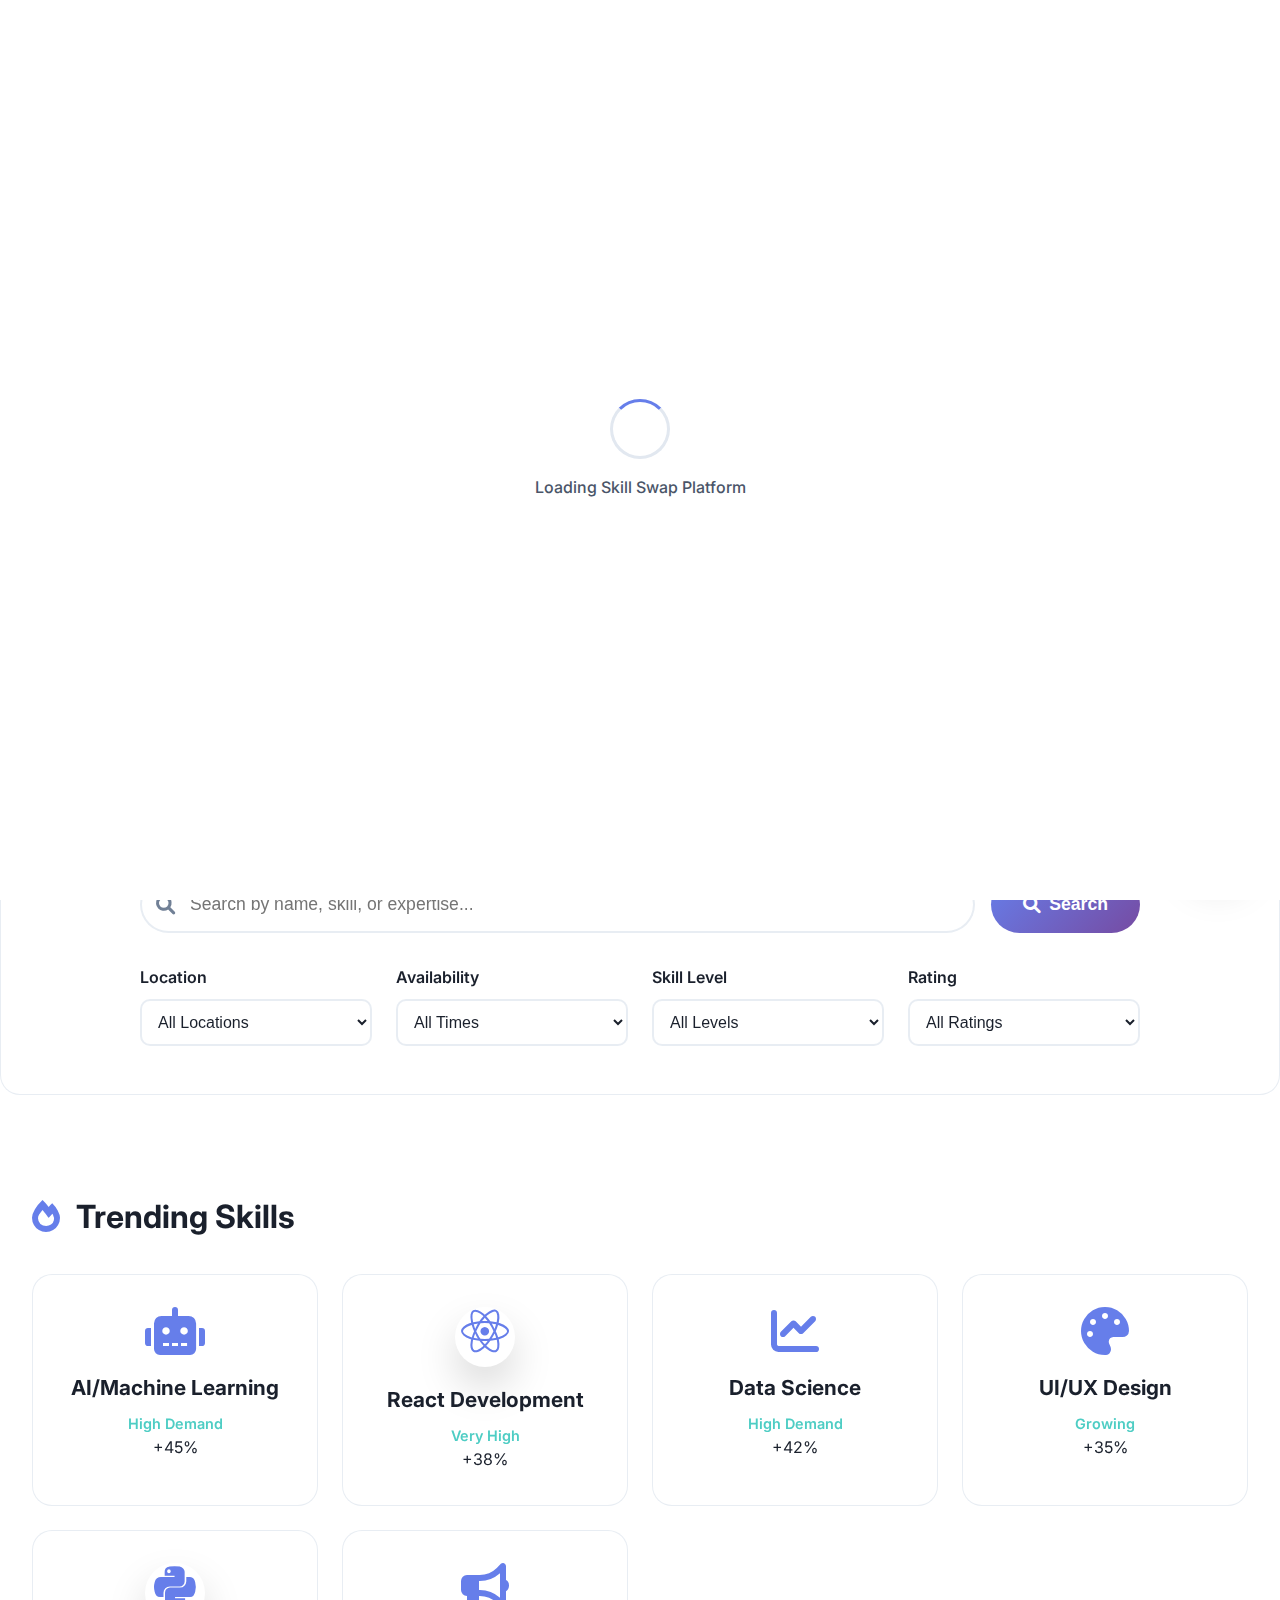
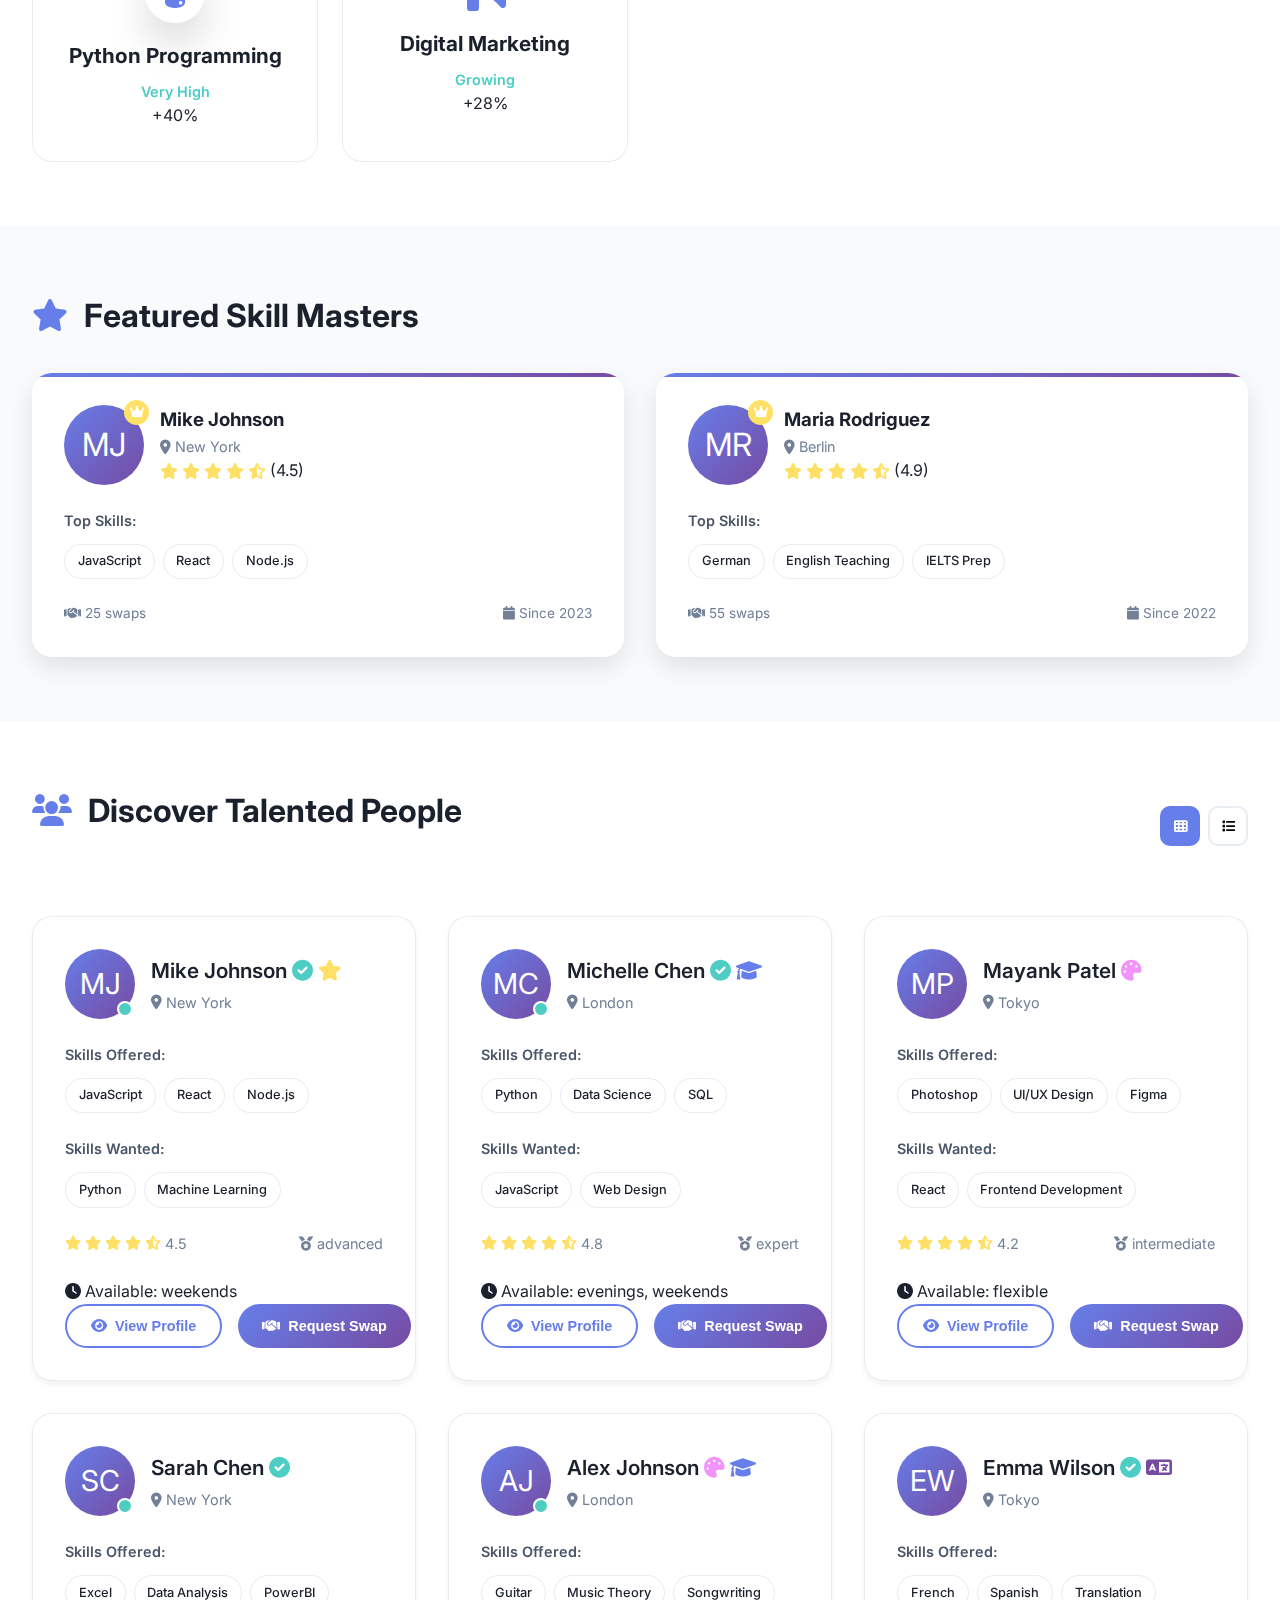
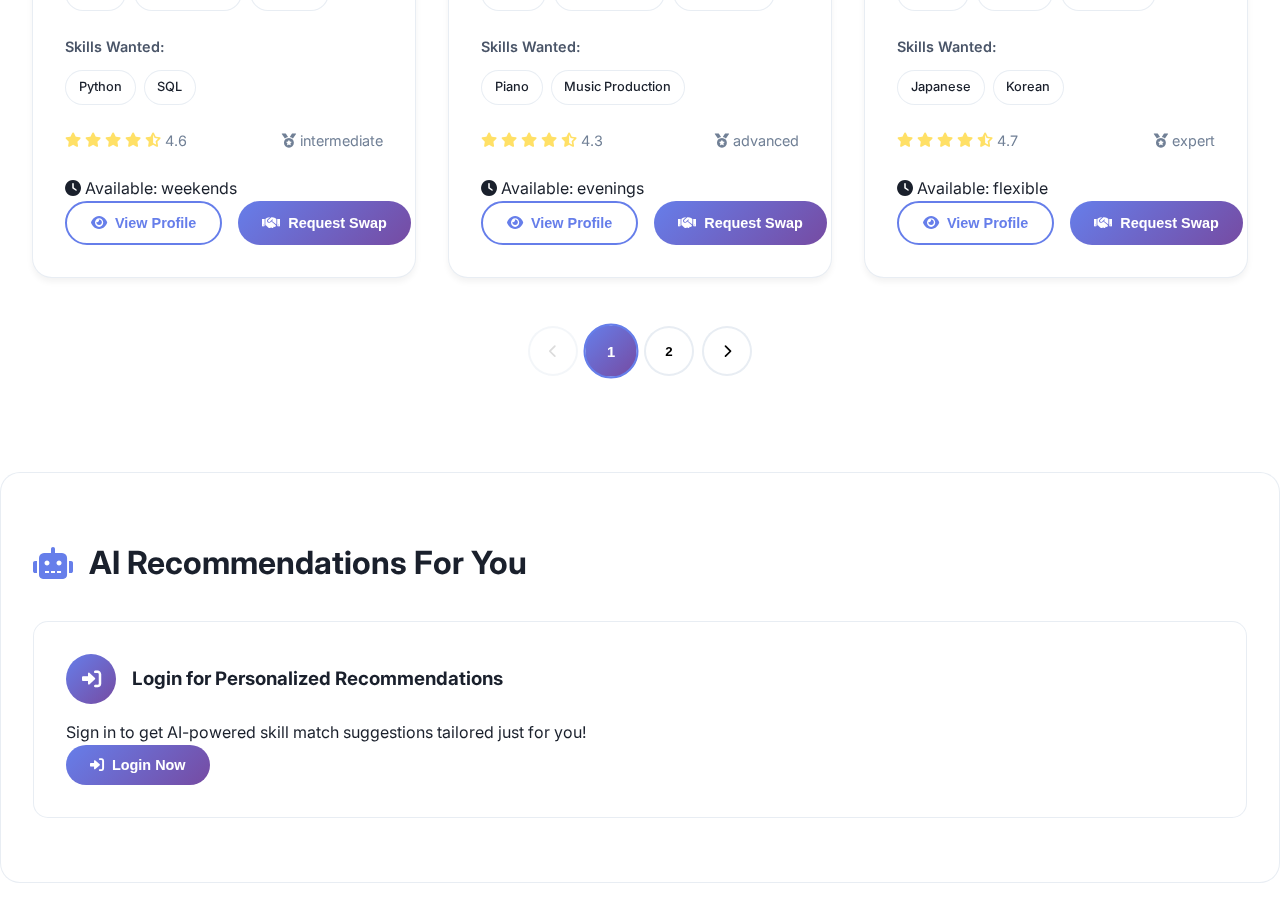
<file: odoo2/index.html>
<!DOCTYPE html>
<html lang="en">
<head>
    <meta charset="UTF-8">
    <meta name="viewport" content="width=device-width, initial-scale=1.0">
    <title>Skill Swap Platform</title>
    <link rel="stylesheet" href="styles.css">
    <link href="https://cdnjs.cloudflare.com/ajax/libs/font-awesome/6.0.0/css/all.min.css" rel="stylesheet">
    <link href="https://fonts.googleapis.com/css2?family=Inter:wght@300;400;500;600;700&display=swap" rel="stylesheet">
</head>
<body>
    <!-- Particle Background -->
    <div class="particles-container" id="particles-container"></div>
    
    <!-- Loading Screen -->
    <div class="loading-screen" id="loading-screen">
        <div class="loading-animation">
            <div class="loading-circle"></div>
            <div class="loading-text">Loading Skill Swap Platform</div>
        </div>
    </div>

    <header class="header glass-effect">
        <div class="container">
            <h1 class="logo gradient-text">
                <i class="fas fa-exchange-alt"></i>
                Skill Swap Platform
            </h1>
            <nav class="nav">
                <a href="index.html" class="nav-link active">
                    <i class="fas fa-home"></i>
                    <span>Home</span>
                </a>
                <a href="profile.html" class="nav-link">
                    <i class="fas fa-user"></i>
                    <span>Profile</span>
                </a>
                <a href="requests.html" class="nav-link">
                    <i class="fas fa-handshake"></i>
                    <span>Requests</span>
                </a>
                <a href="login.html" class="nav-link" id="auth-link">
                    <i class="fas fa-sign-in-alt"></i>
                    <span>Login</span>
                </a>
            </nav>
            <div class="header-controls">
                <button class="theme-toggle" id="theme-toggle" title="Toggle Dark Mode">
                    <i class="fas fa-moon"></i>
                </button>
                <button class="mobile-menu-btn" id="mobile-menu-btn">
                    <i class="fas fa-bars"></i>
                </button>
            </div>
        </div>
    </header>

    <main class="main">
        <!-- Hero Section -->
        <section class="hero-section">
            <div class="container">
                <div class="hero-content">
                    <h1 class="hero-title">
                        Exchange Skills,
                        <span class="gradient-text">Build Connections</span>
                    </h1>
                    <p class="hero-subtitle">
                        Connect with talented individuals worldwide. Share your expertise and learn new skills through our innovative skill-swapping platform.
                    </p>
                    <div class="hero-stats">
                        <div class="stat-item">
                            <div class="stat-number" data-count="10000">0</div>
                            <div class="stat-label">Active Users</div>
                        </div>
                        <div class="stat-item">
                            <div class="stat-number" data-count="500">0</div>
                            <div class="stat-label">Skills Available</div>
                        </div>
                        <div class="stat-item">
                            <div class="stat-number" data-count="25000">0</div>
                            <div class="stat-label">Successful Swaps</div>
                        </div>
                    </div>
                </div>
                <div class="hero-visual">
                    <div class="floating-cards">
                        <div class="skill-card floating" style="--delay: 0s">
                            <i class="fab fa-js-square"></i>
                            <span>JavaScript</span>
                        </div>
                        <div class="skill-card floating" style="--delay: 0.5s">
                            <i class="fab fa-python"></i>
                            <span>Python</span>
                        </div>
                        <div class="skill-card floating" style="--delay: 1s">
                            <i class="fas fa-paint-brush"></i>
                            <span>Design</span>
                        </div>
                        <div class="skill-card floating" style="--delay: 1.5s">
                            <i class="fas fa-guitar"></i>
                            <span>Music</span>
                        </div>
                    </div>
                </div>
            </div>
        </section>

        <!-- Advanced Search Section -->
        <section class="search-section glass-effect">
            <div class="container">
                <div class="search-header">
                    <h2>Find Your Perfect Skill Match</h2>
                    <p>Use our AI-powered search to discover the best learning opportunities</p>
                </div>
                
                <div class="advanced-search">
                    <div class="search-bar-container">
                        <div class="search-bar">
                            <i class="fas fa-search search-icon"></i>
                            <input type="text" placeholder="Search by name, skill, or expertise..." id="search-input" autocomplete="off">
                            <div class="search-suggestions" id="search-suggestions"></div>
                        </div>
                        <button class="search-btn gradient-bg" id="search-btn">
                            <i class="fas fa-search"></i>
                            <span>Search</span>
                        </button>
                    </div>
                    
                    <div class="filters-container">
                        <div class="filter-group">
                            <label>Location</label>
                            <select id="location-filter" class="filter-select">
                                <option value="">All Locations</option>
                                <option value="new-york">New York</option>
                                <option value="london">London</option>
                                <option value="tokyo">Tokyo</option>
                                <option value="paris">Paris</option>
                                <option value="berlin">Berlin</option>
                            </select>
                        </div>
                        
                        <div class="filter-group">
                            <label>Availability</label>
                            <select id="availability-filter" class="filter-select">
                                <option value="">All Times</option>
                                <option value="weekends">Weekends</option>
                                <option value="evenings">Evenings</option>
                                <option value="flexible">Flexible</option>
                            </select>
                        </div>
                        
                        <div class="filter-group">
                            <label>Skill Level</label>
                            <select id="level-filter" class="filter-select">
                                <option value="">All Levels</option>
                                <option value="beginner">Beginner</option>
                                <option value="intermediate">Intermediate</option>
                                <option value="advanced">Advanced</option>
                                <option value="expert">Expert</option>
                            </select>
                        </div>
                        
                        <div class="filter-group">
                            <label>Rating</label>
                            <select id="rating-filter" class="filter-select">
                                <option value="">All Ratings</option>
                                <option value="5">5 Stars</option>
                                <option value="4">4+ Stars</option>
                                <option value="3">3+ Stars</option>
                            </select>
                        </div>
                    </div>
                </div>
            </div>
        </section>

        <!-- Trending Skills Section -->
        <section class="trending-section">
            <div class="container">
                <h2 class="section-title">
                    <i class="fas fa-fire"></i>
                    Trending Skills
                </h2>
                <div class="trending-skills" id="trending-skills">
                    <!-- Will be populated by JavaScript -->
                </div>
            </div>
        </section>

        <!-- Featured Users Section -->
        <section class="featured-section">
            <div class="container">
                <h2 class="section-title">
                    <i class="fas fa-star"></i>
                    Featured Skill Masters
                </h2>
                <div class="featured-users" id="featured-users">
                    <!-- Will be populated by JavaScript -->
                </div>
            </div>
        </section>

        <!-- Users Grid -->
        <section class="users-section">
            <div class="container">
                <div class="section-header">
                    <h2 class="section-title">
                        <i class="fas fa-users"></i>
                        Discover Talented People
                    </h2>
                    <div class="view-controls">
                        <button class="view-btn active" data-view="grid">
                            <i class="fas fa-th"></i>
                        </button>
                        <button class="view-btn" data-view="list">
                            <i class="fas fa-list"></i>
                        </button>
                    </div>
                </div>
                
                <div class="users-grid" id="users-grid">
                    <!-- Users will be populated by JavaScript -->
                </div>

                <div class="pagination" id="pagination">
                    <button class="page-btn" data-page="prev">
                        <i class="fas fa-chevron-left"></i>
                    </button>
                    <button class="page-btn active" data-page="1">1</button>
                    <button class="page-btn" data-page="2">2</button>
                    <button class="page-btn" data-page="3">3</button>
                    <button class="page-btn" data-page="4">4</button>
                    <button class="page-btn" data-page="5">5</button>
                    <button class="page-btn" data-page="6">6</button>
                    <button class="page-btn" data-page="7">7</button>
                    <button class="page-btn" data-page="next">
                        <i class="fas fa-chevron-right"></i>
                    </button>
                </div>
            </div>
        </section>

        <!-- AI Recommendations Section -->
        <section class="recommendations-section glass-effect">
            <div class="container">
                <h2 class="section-title">
                    <i class="fas fa-robot"></i>
                    AI Recommendations For You
                </h2>
                <div class="recommendations-grid" id="recommendations-grid">
                    <!-- Will be populated by JavaScript -->
                </div>
            </div>
        </section>
    </main>

    <!-- Floating Action Button -->
    <div class="fab-container">
        <button class="fab gradient-bg" id="quick-match-btn" title="Quick Match">
            <i class="fas fa-magic"></i>
        </button>
    </div>

    <!-- Notification Toast -->
    <div class="toast-container" id="toast-container"></div>

    <!-- User Profile Modal -->
    <div class="modal" id="profile-modal">
        <div class="modal-content glass-effect">
            <span class="close" id="close-modal">&times;</span>
            <div class="profile-view" id="profile-view">
                <!-- Profile content will be populated by JavaScript -->
            </div>
        </div>
    </div>

    <!-- Swap Request Modal -->
    <div class="modal" id="swap-modal">
        <div class="modal-content glass-effect">
            <span class="close" id="close-swap-modal">&times;</span>
            <div class="swap-request-form">
                <h2>
                    <i class="fas fa-handshake"></i>
                    Create Swap Request
                </h2>
                <form id="swap-form">
                    <div class="form-group">
                        <label>Choose one of your offered skills:</label>
                        <select id="my-skill" required class="form-select">
                            <option value="">Select your skill</option>
                        </select>
                    </div>
                    <div class="form-group">
                        <label>Choose one of their wanted skills:</label>
                        <select id="their-skill" required class="form-select">
                            <option value="">Select their skill</option>
                        </select>
                    </div>
                    <div class="form-group">
                        <label>Message:</label>
                        <textarea id="swap-message" placeholder="Write a personalized message..." required></textarea>
                    </div>
                    <div class="form-actions">
                        <button type="submit" class="btn btn-primary gradient-bg">
                            <i class="fas fa-paper-plane"></i>
                            Send Request
                        </button>
                        <button type="button" class="btn btn-secondary" id="cancel-swap">
                            <i class="fas fa-times"></i>
                            Cancel
                        </button>
                    </div>
                </form>
            </div>
        </div>
    </div>

    <!-- Quick Match Modal -->
    <div class="modal" id="quick-match-modal">
        <div class="modal-content glass-effect">
            <span class="close" id="close-quick-match">&times;</span>
            <div class="quick-match-content">
                <h2>
                    <i class="fas fa-magic"></i>
                    AI Quick Match
                </h2>
                <p>Let our AI find the perfect skill match for you!</p>
                <div class="quick-match-options">
                    <div class="option-card" data-type="learn">
                        <i class="fas fa-graduation-cap"></i>
                        <h3>I want to learn</h3>
                        <p>Find someone to teach you a new skill</p>
                    </div>
                    <div class="option-card" data-type="teach">
                        <i class="fas fa-chalkboard-teacher"></i>
                        <h3>I want to teach</h3>
                        <p>Share your expertise with others</p>
                    </div>
                    <div class="option-card" data-type="both">
                        <i class="fas fa-exchange-alt"></i>
                        <h3>Skill Exchange</h3>
                        <p>Perfect mutual skill swap</p>
                    </div>
                </div>
            </div>
        </div>
    </div>

    <script src="script.js"></script>
</body>
</html>
</file>
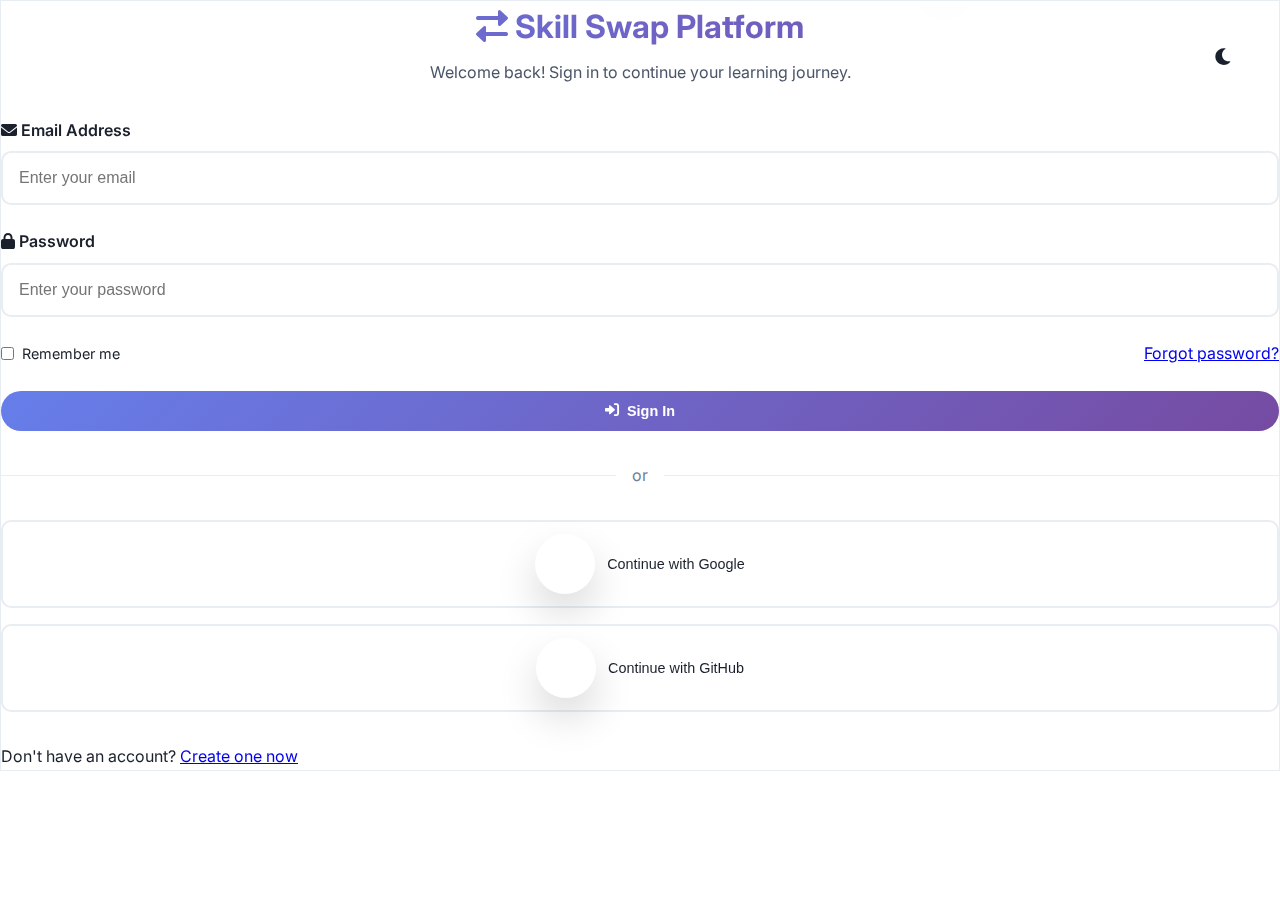
<file: odoo2/login.html>
<!DOCTYPE html>
<html lang="en">
<head>
    <meta charset="UTF-8">
    <meta name="viewport" content="width=device-width, initial-scale=1.0">
    <title>Login - Skill Swap Platform</title>
    <link rel="stylesheet" href="styles.css">
    <link href="https://cdnjs.cloudflare.com/ajax/libs/font-awesome/6.0.0/css/all.min.css" rel="stylesheet">
    <link href="https://fonts.googleapis.com/css2?family=Inter:wght@300;400;500;600;700&display=swap" rel="stylesheet">
</head>
<body>
    <!-- Particle Background -->
    <div class="particles-container" id="particles-container"></div>
    
    <div class="auth-container">
        <div class="auth-card glass-effect">
            <div class="auth-header">
                <h1 class="auth-title gradient-text">
                    <i class="fas fa-exchange-alt"></i>
                    Skill Swap Platform
                </h1>
                <p class="auth-subtitle">Welcome back! Sign in to continue your learning journey.</p>
            </div>
            
            <form class="auth-form" id="login-form">
                <div class="form-group">
                    <label for="email">
                        <i class="fas fa-envelope"></i>
                        Email Address
                    </label>
                    <input type="email" id="email" name="email" required placeholder="Enter your email">
                </div>
                <div class="form-group">
                    <label for="password">
                        <i class="fas fa-lock"></i>
                        Password
                    </label>
                    <input type="password" id="password" name="password" required placeholder="Enter your password">
                </div>
                <div class="form-options">
                    <label class="checkbox-label">
                        <input type="checkbox" id="remember-me">
                        <span>Remember me</span>
                    </label>
                    <a href="#" class="forgot-link">Forgot password?</a>
                </div>
                <button type="submit" class="btn btn-primary gradient-bg full-width">
                    <i class="fas fa-sign-in-alt"></i>
                    Sign In
                </button>
            </form>
            
            <div class="auth-divider">
                <span>or</span>
            </div>
            
            <div class="social-login">
                <button class="btn btn-social google">
                    <i class="fab fa-google"></i>
                    Continue with Google
                </button>
                <button class="btn btn-social github">
                    <i class="fab fa-github"></i>
                    Continue with GitHub
                </button>
            </div>
            
            <div class="auth-footer">
                <p>Don't have an account? <a href="register.html">Create one now</a></p>
            </div>
        </div>
        
        <div class="theme-toggle-auth" id="theme-toggle">
            <i class="fas fa-moon"></i>
        </div>
    </div>
    
    <!-- Toast Container -->
    <div class="toast-container" id="toast-container"></div>
    
    <script>
        // Initialize particles and theme
        document.addEventListener('DOMContentLoaded', () => {
            createParticles();
            initializeTheme();
            setupAuthEventListeners();
        });
        
        function createParticles() {
            const container = document.getElementById('particles-container');
            const particleCount = 30;
            
            for (let i = 0; i < particleCount; i++) {
                const particle = document.createElement('div');
                particle.className = 'particle';
                particle.style.left = Math.random() * 100 + '%';
                particle.style.animationDelay = Math.random() * 6 + 's';
                particle.style.animationDuration = (Math.random() * 3 + 3) + 's';
                container.appendChild(particle);
            }
        }
        
        function initializeTheme() {
            const savedTheme = localStorage.getItem('theme') || 'light';
            document.documentElement.setAttribute('data-theme', savedTheme);
            updateThemeIcon(savedTheme);
        }
        
        function updateThemeIcon(theme) {
            const icon = document.querySelector('#theme-toggle i');
            icon.className = theme === 'dark' ? 'fas fa-sun' : 'fas fa-moon';
        }
        
        function toggleTheme() {
            const currentTheme = document.documentElement.getAttribute('data-theme');
            const newTheme = currentTheme === 'dark' ? 'light' : 'dark';
            
            document.documentElement.setAttribute('data-theme', newTheme);
            localStorage.setItem('theme', newTheme);
            updateThemeIcon(newTheme);
        }
        
        function setupAuthEventListeners() {
            document.getElementById('theme-toggle').addEventListener('click', toggleTheme);
            document.getElementById('login-form').addEventListener('submit', handleLogin);
        }
        
        function handleLogin(e) {
            e.preventDefault();
            
            const formData = new FormData(e.target);
            const email = formData.get('email');
            const password = formData.get('password');
            
            if (!email || !password) {
                showToast('Please fill in all fields.', 'error');
                return;
            }
            
            // Show loading state
            const submitBtn = e.target.querySelector('button[type="submit"]');
            const originalText = submitBtn.innerHTML;
            submitBtn.innerHTML = '<i class="fas fa-spinner fa-spin"></i> Signing in...';
            submitBtn.disabled = true;
            
            // Simulate API call
            setTimeout(() => {
                const users = JSON.parse(localStorage.getItem('registeredUsers') || '[]');
                const user = users.find(u => u.email === email && u.password === password);
                
                if (user) {
                    localStorage.setItem('isLoggedIn', 'true');
                    localStorage.setItem('currentUser', JSON.stringify(user));
                    
                    showToast('Welcome back! Redirecting...', 'success');
                    setTimeout(() => {
                        window.location.href = 'index.html';
                    }, 1500);
                } else {
                    showToast('Invalid email or password.', 'error');
                    submitBtn.innerHTML = originalText;
                    submitBtn.disabled = false;
                }
            }, 1500);
        }
        
        function showToast(message, type = 'info') {
            const toastContainer = document.getElementById('toast-container');
            const toast = document.createElement('div');
            toast.className = `toast ${type}`;
            
            const icon = {
                success: 'fas fa-check-circle',
                error: 'fas fa-exclamation-circle',
                warning: 'fas fa-exclamation-triangle',
                info: 'fas fa-info-circle'
            }[type];
            
            toast.innerHTML = `
                <i class="${icon}"></i>
                <span>${message}</span>
            `;
            
            toastContainer.appendChild(toast);
            
            setTimeout(() => {
                toast.style.opacity = '0';
                setTimeout(() => {
                    if (toast.parentNode) {
                        toast.parentNode.removeChild(toast);
                    }
                }, 300);
            }, 4000);
        }
    </script>
</body>
</html>
</file>
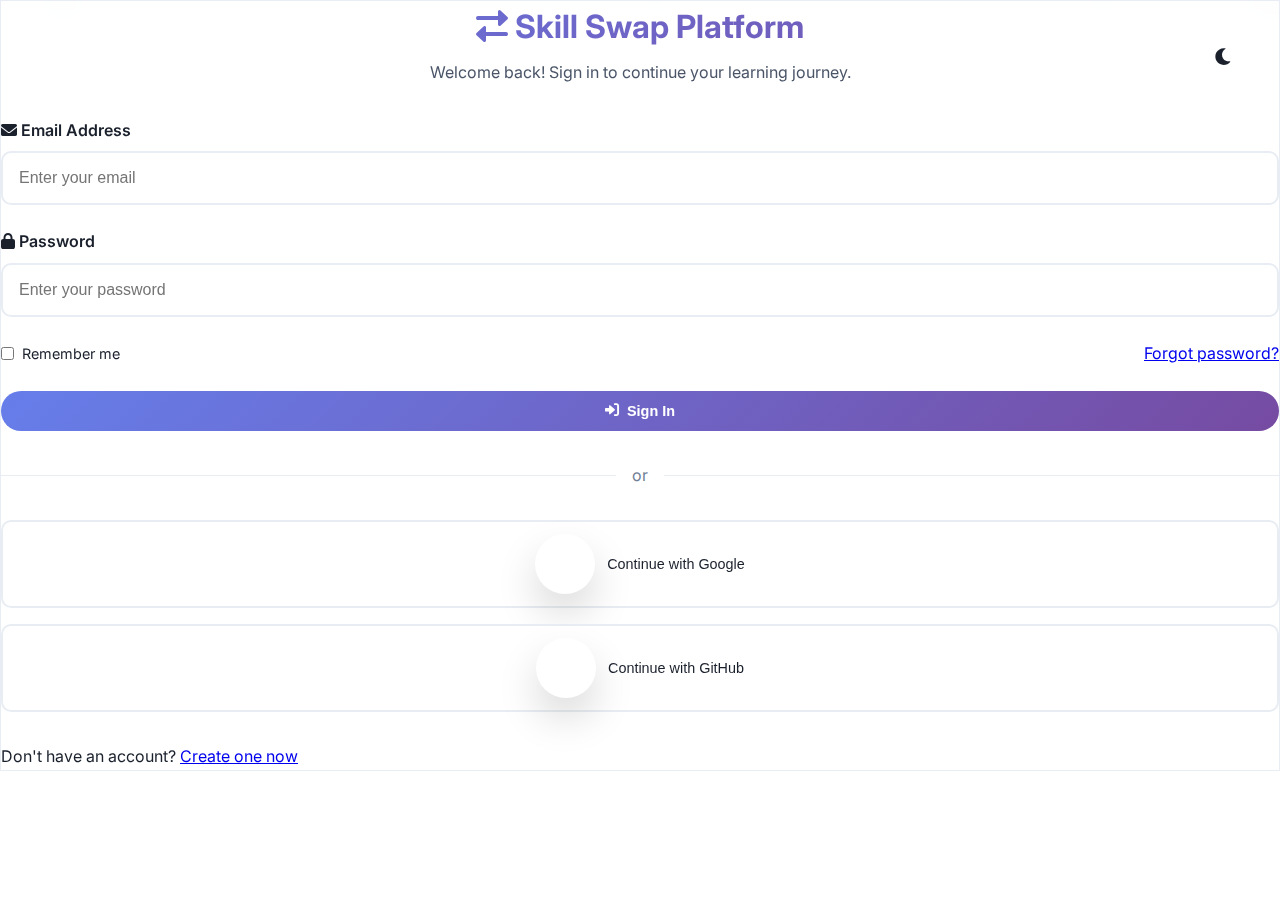
<file: odoo2/profile.html>
<!DOCTYPE html>
<html lang="en">
<head>
    <meta charset="UTF-8">
    <meta name="viewport" content="width=device-width, initial-scale=1.0">
    <title>Profile - Skill Swap Platform</title>
    <link rel="stylesheet" href="styles.css">
    <link href="https://cdnjs.cloudflare.com/ajax/libs/font-awesome/6.0.0/css/all.min.css" rel="stylesheet">
</head>
<body>
    <header class="header">
        <div class="container">
            <h1 class="logo">Skill Swap Platform</h1>
            <nav class="nav">
                <a href="index.html" class="nav-link">Home</a>
                <a href="profile.html" class="nav-link active">Profile</a>
                <a href="requests.html" class="nav-link">Requests</a>
                <a href="#" class="nav-link" id="logout-link">Logout</a>
            </nav>
            <button class="mobile-menu-btn" id="mobile-menu-btn">
                <i class="fas fa-bars"></i>
            </button>
        </div>
    </header>

    <main class="main">
        <div class="container">
            <div class="profile-container">
                <form class="profile-form" id="profile-form">
                    <div class="profile-header">
                        <div class="profile-photo-section">
                            <div class="profile-photo" id="profile-photo">
                                <i class="fas fa-user"></i>
                            </div>
                            <input type="file" id="photo-input" accept="image/*" style="display: none;">
                            <button type="button" class="btn btn-secondary" id="upload-photo">Upload Photo</button>
                        </div>
                        <div class="profile-info">
                            <div class="form-group">
                                <label for="name">Name</label>
                                <input type="text" id="name" name="name" required>
                            </div>
                            <div class="form-group">
                                <label for="location">Location</label>
                                <input type="text" id="location" name="location">
                            </div>
                        </div>
                    </div>

                    <div class="profile-section">
                        <h3>Skills Offered</h3>
                        <div class="skills-input">
                            <input type="text" id="skill-offered-input" placeholder="Add a skill you can teach">
                            <button type="button" class="btn btn-secondary" id="add-skill-offered">Add</button>
                        </div>
                        <div class="skills-list" id="skills-offered-list">
                            <!-- Skills will be populated by JavaScript -->
                        </div>
                    </div>

                    <div class="profile-section">
                        <h3>Skills Wanted</h3>
                        <div class="skills-input">
                            <input type="text" id="skill-wanted-input" placeholder="Add a skill you want to learn">
                            <button type="button" class="btn btn-secondary" id="add-skill-wanted">Add</button>
                        </div>
                        <div class="skills-list" id="skills-wanted-list">
                            <!-- Skills will be populated by JavaScript -->
                        </div>
                    </div>

                    <div class="profile-section">
                        <h3>Availability</h3>
                        <div class="availability-options">
                            <label class="checkbox-label">
                                <input type="checkbox" name="availability" value="weekends">
                                <span>Weekends</span>
                            </label>
                            <label class="checkbox-label">
                                <input type="checkbox" name="availability" value="evenings">
                                <span>Evenings</span>
                            </label>
                            <label class="checkbox-label">
                                <input type="checkbox" name="availability" value="flexible">
                                <span>Flexible</span>
                            </label>
                        </div>
                    </div>

                    <div class="profile-section">
                        <h3>Privacy Settings</h3>
                        <label class="checkbox-label">
                            <input type="checkbox" id="public-profile" name="public-profile">
                            <span>Make profile public</span>
                        </label>
                    </div>

                    <div class="form-actions">
                        <button type="submit" class="btn btn-primary">Save</button>
                        <button type="button" class="btn btn-secondary" id="discard-btn">Discard</button>
                    </div>
                </form>
            </div>
        </div>
    </main>

    <script src="profile.js"></script>
</body>
</html>
</file>
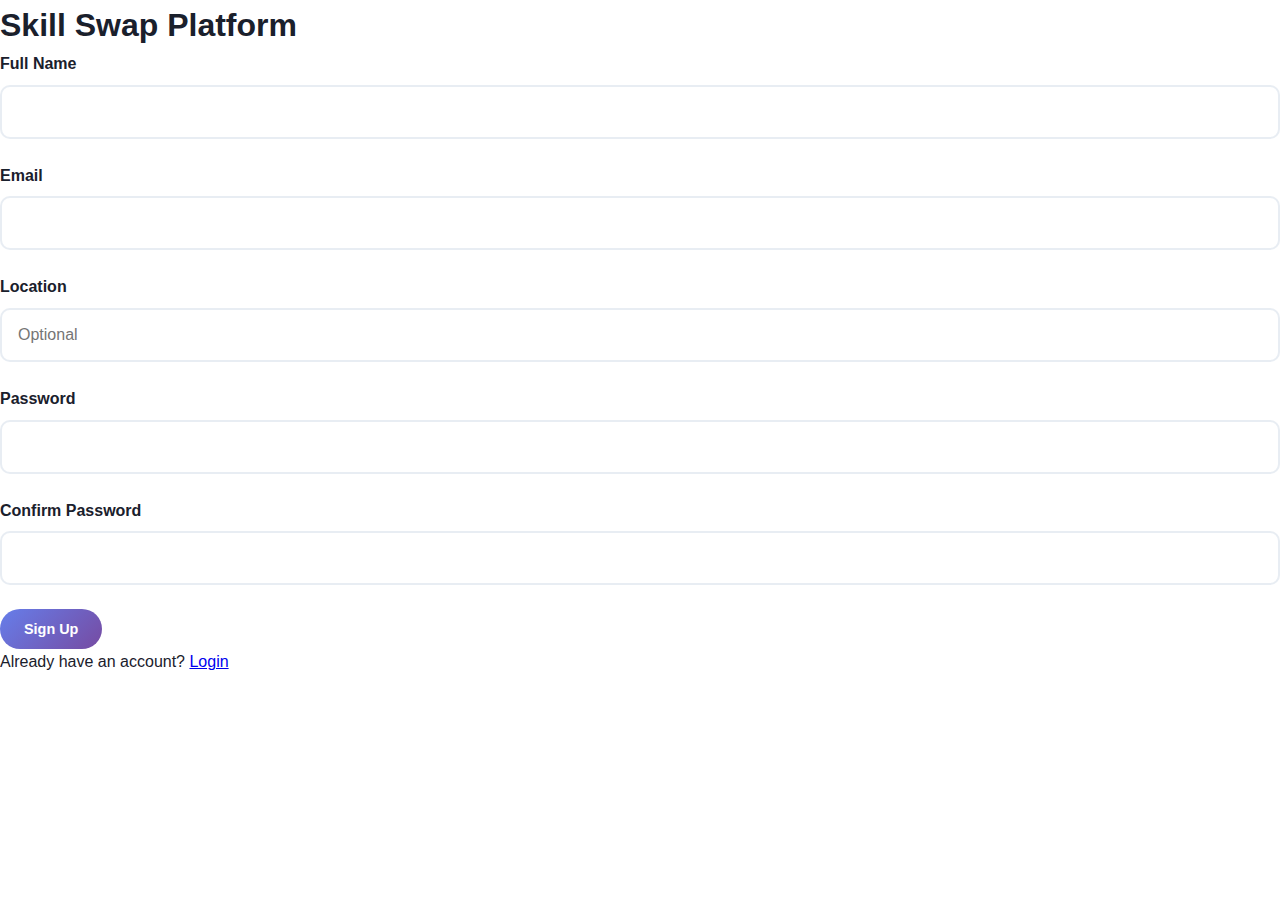
<file: odoo2/register.html>
<!DOCTYPE html>
<html lang="en">
<head>
    <meta charset="UTF-8">
    <meta name="viewport" content="width=device-width, initial-scale=1.0">
    <title>Register - Skill Swap Platform</title>
    <link rel="stylesheet" href="styles.css">
    <link href="https://cdnjs.cloudflare.com/ajax/libs/font-awesome/6.0.0/css/all.min.css" rel="stylesheet">
</head>
<body>
    <div class="auth-container">
        <div class="auth-card">
            <h1 class="auth-title">Skill Swap Platform</h1>
            <form class="auth-form" id="register-form">
                <div class="form-group">
                    <label for="name">Full Name</label>
                    <input type="text" id="name" name="name" required>
                </div>
                <div class="form-group">
                    <label for="email">Email</label>
                    <input type="email" id="email" name="email" required>
                </div>
                <div class="form-group">
                    <label for="location">Location</label>
                    <input type="text" id="location" name="location" placeholder="Optional">
                </div>
                <div class="form-group">
                    <label for="password">Password</label>
                    <input type="password" id="password" name="password" required>
                </div>
                <div class="form-group">
                    <label for="confirm-password">Confirm Password</label>
                    <input type="password" id="confirm-password" name="confirm-password" required>
                </div>
                <button type="submit" class="btn btn-primary">Sign Up</button>
            </form>
            <div class="auth-footer">
                <p>Already have an account? <a href="login.html">Login</a></p>
            </div>
        </div>
    </div>
    <script src="auth.js"></script>
</body>
</html>
</file>
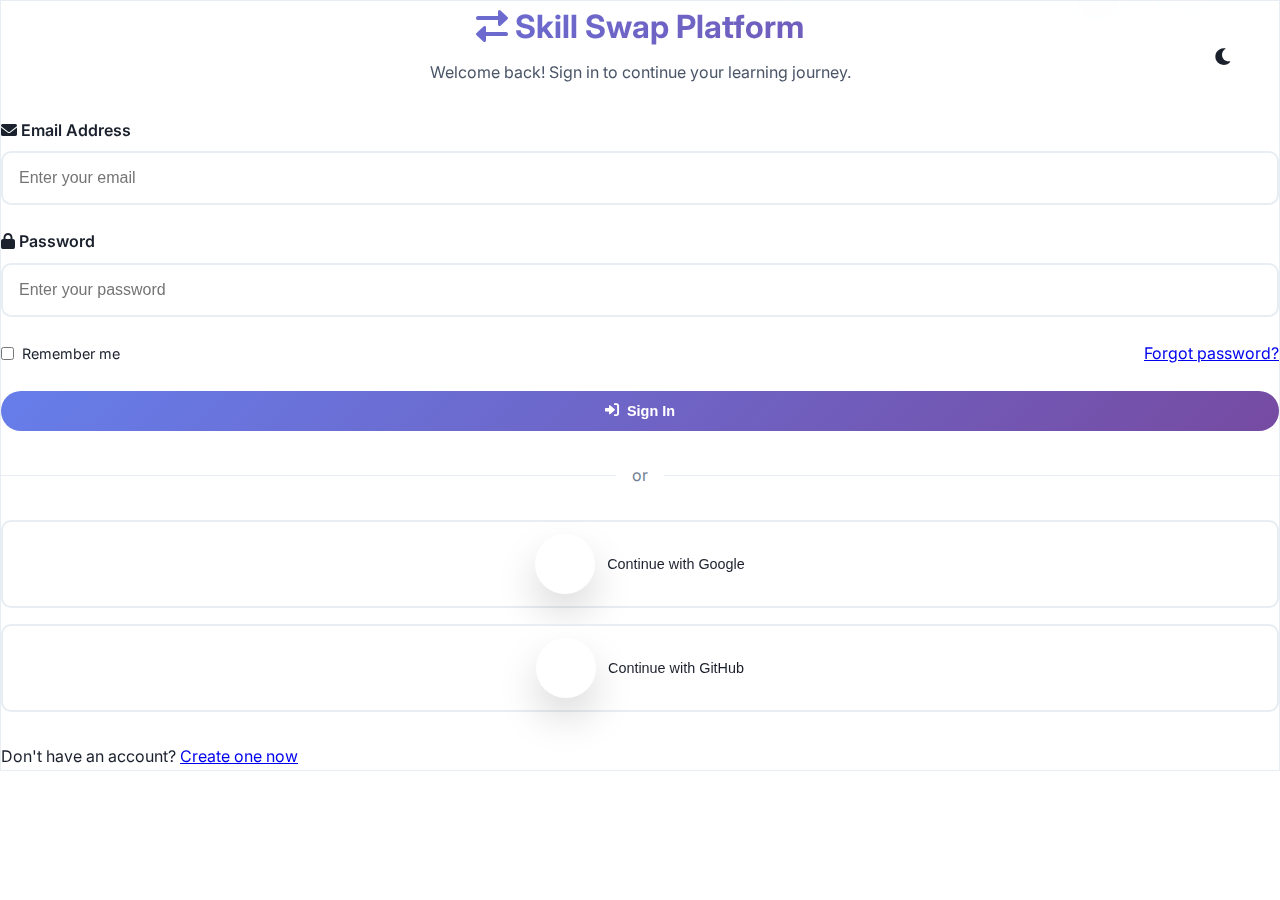
<file: odoo2/requests.html>
<!DOCTYPE html>
<html lang="en">
<head>
    <meta charset="UTF-8">
    <meta name="viewport" content="width=device-width, initial-scale=1.0">
    <title>Swap Requests - Skill Swap Platform</title>
    <link rel="stylesheet" href="styles.css">
    <link href="https://cdnjs.cloudflare.com/ajax/libs/font-awesome/6.0.0/css/all.min.css" rel="stylesheet">
</head>
<body>
    <header class="header">
        <div class="container">
            <h1 class="logo">Skill Swap Platform</h1>
            <nav class="nav">
                <a href="index.html" class="nav-link">Home</a>
                <a href="profile.html" class="nav-link">Profile</a>
                <a href="requests.html" class="nav-link active">Requests</a>
                <a href="#" class="nav-link" id="logout-link">Logout</a>
            </nav>
            <button class="mobile-menu-btn" id="mobile-menu-btn">
                <i class="fas fa-bars"></i>
            </button>
        </div>
    </header>

    <main class="main">
        <div class="container">
            <div class="requests-container">
                <div class="requests-tabs">
                    <button class="tab-btn active" data-tab="received">Received Requests</button>
                    <button class="tab-btn" data-tab="sent">Sent Requests</button>
                </div>

                <div class="tab-content active" id="received-tab">
                    <div class="requests-list" id="received-requests">
                        <!-- Received requests will be populated by JavaScript -->
                    </div>
                </div>

                <div class="tab-content" id="sent-tab">
                    <div class="requests-list" id="sent-requests">
                        <!-- Sent requests will be populated by JavaScript -->
                    </div>
                </div>

                <div class="pagination" id="requests-pagination">
                    <button class="page-btn" data-page="prev">&lt;</button>
                    <button class="page-btn active" data-page="1">1</button>
                    <button class="page-btn" data-page="2">2</button>
                    <button class="page-btn" data-page="3">3</button>
                    <button class="page-btn" data-page="next">&gt;</button>
                </div>
            </div>
        </div>
    </main>

    <!-- Rating Modal -->
    <div class="modal" id="rating-modal">
        <div class="modal-content">
            <span class="close" id="close-rating-modal">&times;</span>
            <div class="rating-form">
                <h2>Rate & Feedback</h2>
                <form id="rating-form">
                    <div class="form-group">
                        <label>Rating:</label>
                        <div class="star-rating" id="star-rating">
                            <i class="fas fa-star" data-rating="1"></i>
                            <i class="fas fa-star" data-rating="2"></i>
                            <i class="fas fa-star" data-rating="3"></i>
                            <i class="fas fa-star" data-rating="4"></i>
                            <i class="fas fa-star" data-rating="5"></i>
                        </div>
                    </div>
                    <div class="form-group">
                        <label>Feedback:</label>
                        <textarea id="feedback" placeholder="Share your experience..." required></textarea>
                    </div>
                    <div class="form-actions">
                        <button type="submit" class="btn btn-primary">Submit</button>
                        <button type="button" class="btn btn-secondary" id="cancel-rating">Cancel</button>
                    </div>
                </form>
            </div>
        </div>
    </div>

    <script src="requests.js"></script>
</body>
</html>
</file>
<file: odoo2/styles.css>
:root {
  /* Light Theme Colors */
  --primary-color: #667eea;
  --secondary-color: #764ba2;
  --accent-color: #f093fb;
  --success-color: #4ecdc4;
  --warning-color: #ffe066;
  --error-color: #ff6b6b;

  --bg-primary: #ffffff;
  --bg-secondary: #f8fafc;
  --bg-tertiary: #e2e8f0;
  --bg-glass: rgba(255, 255, 255, 0.25);

  --text-primary: #1a202c;
  --text-secondary: #4a5568;
  --text-muted: #718096;

  --border-color: rgba(226, 232, 240, 0.8);
  --shadow-light: 0 4px 6px rgba(0, 0, 0, 0.05);
  --shadow-medium: 0 10px 25px rgba(0, 0, 0, 0.1);
  --shadow-heavy: 0 20px 40px rgba(0, 0, 0, 0.15);

  --gradient-primary: linear-gradient(135deg, var(--primary-color), var(--secondary-color));
  --gradient-accent: linear-gradient(135deg, var(--accent-color), var(--primary-color));
  --gradient-success: linear-gradient(135deg, var(--success-color), #26d0ce);
}

[data-theme="dark"] {
  --bg-primary: #0f172a;
  --bg-secondary: #1e293b;
  --bg-tertiary: #334155;
  --bg-glass: rgba(15, 23, 42, 0.25);

  --text-primary: #f1f5f9;
  --text-secondary: #cbd5e1;
  --text-muted: #94a3b8;

  --border-color: rgba(51, 65, 85, 0.8);
  --shadow-light: 0 4px 6px rgba(0, 0, 0, 0.3);
  --shadow-medium: 0 10px 25px rgba(0, 0, 0, 0.4);
  --shadow-heavy: 0 20px 40px rgba(0, 0, 0, 0.5);
}

* {
  margin: 0;
  padding: 0;
  box-sizing: border-box;
}

html {
  scroll-behavior: smooth;
}

body {
  font-family: "Inter", -apple-system, BlinkMacSystemFont, sans-serif;
  line-height: 1.6;
  color: var(--text-primary);
  background: var(--bg-primary);
  transition: all 0.3s ease;
  overflow-x: hidden;
}

/* Particles Background */
.particles-container {
  position: fixed;
  top: 0;
  left: 0;
  width: 100%;
  height: 100%;
  pointer-events: none;
  z-index: -1;
  opacity: 0.6;
}

.particle {
  position: absolute;
  width: 2px;
  height: 2px;
  background: var(--primary-color);
  border-radius: 50%;
  animation: float 6s ease-in-out infinite;
}

@keyframes float {
  0%,
  100% {
    transform: translateY(0px) rotate(0deg);
    opacity: 0;
  }
  50% {
    transform: translateY(-100px) rotate(180deg);
    opacity: 1;
  }
}

/* Loading Screen */
.loading-screen {
  position: fixed;
  top: 0;
  left: 0;
  width: 100%;
  height: 100%;
  background: var(--bg-primary);
  display: flex;
  align-items: center;
  justify-content: center;
  z-index: 9999;
  transition: opacity 0.5s ease;
}

.loading-animation {
  text-align: center;
}

.loading-circle {
  width: 60px;
  height: 60px;
  border: 3px solid var(--bg-tertiary);
  border-top: 3px solid var(--primary-color);
  border-radius: 50%;
  animation: spin 1s linear infinite;
  margin: 0 auto 1rem;
}

.loading-text {
  color: var(--text-secondary);
  font-weight: 500;
}

@keyframes spin {
  0% {
    transform: rotate(0deg);
  }
  100% {
    transform: rotate(360deg);
  }
}

/* Glass Effect */
.glass-effect {
  background: var(--bg-glass);
  backdrop-filter: blur(20px);
  -webkit-backdrop-filter: blur(20px);
  border: 1px solid var(--border-color);
}

/* Gradient Effects */
.gradient-bg {
  background: var(--gradient-primary);
  color: white;
}

.gradient-text {
  background: var(--gradient-primary);
  -webkit-background-clip: text;
  -webkit-text-fill-color: transparent;
  background-clip: text;
}

/* Container */
.container {
  max-width: 1400px;
  margin: 0 auto;
  padding: 0 2rem;
}

/* Header */
.header {
  position: sticky;
  top: 0;
  z-index: 100;
  padding: 1rem 0;
  transition: all 0.3s ease;
}

.header .container {
  display: flex;
  justify-content: space-between;
  align-items: center;
}

.logo {
  font-size: 1.5rem;
  font-weight: 700;
  display: flex;
  align-items: center;
  gap: 0.5rem;
}

.nav {
  display: flex;
  gap: 2rem;
}

.nav-link {
  display: flex;
  align-items: center;
  gap: 0.5rem;
  text-decoration: none;
  color: var(--text-secondary);
  font-weight: 500;
  padding: 0.5rem 1rem;
  border-radius: 50px;
  transition: all 0.3s ease;
  position: relative;
}

.nav-link:hover,
.nav-link.active {
  color: var(--primary-color);
  background: var(--bg-glass);
  transform: translateY(-2px);
}

.header-controls {
  display: flex;
  align-items: center;
  gap: 1rem;
}

.theme-toggle {
  width: 50px;
  height: 50px;
  border-radius: 50%;
  border: none;
  background: var(--bg-glass);
  color: var(--text-primary);
  cursor: pointer;
  transition: all 0.3s ease;
  display: flex;
  align-items: center;
  justify-content: center;
  font-size: 1.2rem;
}

.theme-toggle:hover {
  transform: scale(1.1) rotate(15deg);
  background: var(--gradient-primary);
  color: white;
}

.mobile-menu-btn {
  display: none;
  background: none;
  border: none;
  font-size: 1.5rem;
  cursor: pointer;
  color: var(--text-primary);
}

/* Hero Section */
.hero-section {
  padding: 6rem 0;
  background: linear-gradient(135deg, var(--bg-primary) 0%, var(--bg-secondary) 100%);
  position: relative;
  overflow: hidden;
}

.hero-section::before {
  content: "";
  position: absolute;
  top: 0;
  left: 0;
  right: 0;
  bottom: 0;
  background: url('data:image/svg+xml,<svg xmlns="http://www.w3.org/2000/svg" viewBox="0 0 100 100"><defs><pattern id="grid" width="10" height="10" patternUnits="userSpaceOnUse"><path d="M 10 0 L 0 0 0 10" fill="none" stroke="%23667eea" stroke-width="0.5" opacity="0.1"/></pattern></defs><rect width="100" height="100" fill="url(%23grid)"/></svg>');
  opacity: 0.5;
}

.hero-content {
  position: relative;
  z-index: 2;
  max-width: 600px;
}

.hero-title {
  font-size: 3.5rem;
  font-weight: 700;
  line-height: 1.2;
  margin-bottom: 1.5rem;
  animation: fadeInUp 1s ease;
}

.hero-subtitle {
  font-size: 1.2rem;
  color: var(--text-secondary);
  margin-bottom: 3rem;
  animation: fadeInUp 1s ease 0.2s both;
}

.hero-stats {
  display: flex;
  gap: 3rem;
  animation: fadeInUp 1s ease 0.4s both;
}

.stat-item {
  text-align: center;
}

.stat-number {
  font-size: 2.5rem;
  font-weight: 700;
  color: var(--primary-color);
  display: block;
}

.stat-label {
  color: var(--text-muted);
  font-size: 0.9rem;
  margin-top: 0.5rem;
}

.hero-visual {
  position: absolute;
  right: 5%;
  top: 50%;
  transform: translateY(-50%);
  width: 400px;
  height: 400px;
}

.floating-cards {
  position: relative;
  width: 100%;
  height: 100%;
}

.skill-card {
  position: absolute;
  width: 120px;
  height: 120px;
  background: var(--bg-glass);
  backdrop-filter: blur(20px);
  border-radius: 20px;
  display: flex;
  flex-direction: column;
  align-items: center;
  justify-content: center;
  gap: 0.5rem;
  border: 1px solid var(--border-color);
  box-shadow: var(--shadow-medium);
  transition: all 0.3s ease;
}

.skill-card i {
  font-size: 2rem;
  color: var(--primary-color);
}

.skill-card span {
  font-weight: 500;
  font-size: 0.9rem;
}

.skill-card:nth-child(1) {
  top: 0;
  right: 0;
}
.skill-card:nth-child(2) {
  top: 50px;
  left: 0;
}
.skill-card:nth-child(3) {
  bottom: 50px;
  right: 50px;
}
.skill-card:nth-child(4) {
  bottom: 0;
  left: 50px;
}

.floating {
  animation: floating 3s ease-in-out infinite;
  animation-delay: var(--delay);
}

@keyframes floating {
  0%,
  100% {
    transform: translateY(0px);
  }
  50% {
    transform: translateY(-20px);
  }
}

@keyframes fadeInUp {
  from {
    opacity: 0;
    transform: translateY(30px);
  }
  to {
    opacity: 1;
    transform: translateY(0);
  }
}

/* Search Section */
.search-section {
  padding: 3rem 0;
  margin: 2rem 0;
  border-radius: 20px;
}

.search-header {
  text-align: center;
  margin-bottom: 3rem;
}

.search-header h2 {
  font-size: 2.5rem;
  font-weight: 700;
  margin-bottom: 1rem;
}

.search-header p {
  color: var(--text-secondary);
  font-size: 1.1rem;
}

.advanced-search {
  max-width: 1000px;
  margin: 0 auto;
}

.search-bar-container {
  display: flex;
  gap: 1rem;
  margin-bottom: 2rem;
  position: relative;
}

.search-bar {
  flex: 1;
  position: relative;
}

.search-bar input {
  width: 100%;
  padding: 1rem 1rem 1rem 3rem;
  border: 2px solid var(--border-color);
  border-radius: 50px;
  font-size: 1.1rem;
  background: var(--bg-primary);
  color: var(--text-primary);
  transition: all 0.3s ease;
}

.search-bar input:focus {
  outline: none;
  border-color: var(--primary-color);
  box-shadow: 0 0 0 3px rgba(102, 126, 234, 0.1);
}

.search-icon {
  position: absolute;
  left: 1rem;
  top: 50%;
  transform: translateY(-50%);
  color: var(--text-muted);
  font-size: 1.2rem;
}

.search-suggestions {
  position: absolute;
  top: 100%;
  left: 0;
  right: 0;
  background: var(--bg-primary);
  border: 1px solid var(--border-color);
  border-radius: 10px;
  box-shadow: var(--shadow-medium);
  max-height: 300px;
  overflow-y: auto;
  z-index: 10;
  display: none;
}

.suggestion-item {
  padding: 1rem;
  cursor: pointer;
  transition: background 0.2s ease;
  display: flex;
  align-items: center;
  gap: 1rem;
}

.suggestion-item:hover {
  background: var(--bg-secondary);
}

.suggestion-item i {
  color: var(--primary-color);
}

.search-btn {
  padding: 1rem 2rem;
  border: none;
  border-radius: 50px;
  font-size: 1.1rem;
  font-weight: 600;
  cursor: pointer;
  transition: all 0.3s ease;
  display: flex;
  align-items: center;
  gap: 0.5rem;
  white-space: nowrap;
}

.search-btn:hover {
  transform: translateY(-2px);
  box-shadow: var(--shadow-medium);
}

.filters-container {
  display: grid;
  grid-template-columns: repeat(auto-fit, minmax(200px, 1fr));
  gap: 1.5rem;
}

.filter-group {
  display: flex;
  flex-direction: column;
  gap: 0.5rem;
}

.filter-group label {
  font-weight: 600;
  color: var(--text-primary);
}

.filter-select {
  padding: 0.75rem;
  border: 2px solid var(--border-color);
  border-radius: 10px;
  background: var(--bg-primary);
  color: var(--text-primary);
  font-size: 1rem;
  transition: all 0.3s ease;
}

.filter-select:focus {
  outline: none;
  border-color: var(--primary-color);
}

/* Section Styles */
.section-title {
  font-size: 2rem;
  font-weight: 700;
  margin-bottom: 2rem;
  display: flex;
  align-items: center;
  gap: 1rem;
}

.section-title i {
  color: var(--primary-color);
}

/* Trending Skills */
.trending-section {
  padding: 4rem 0;
}

.trending-skills {
  display: grid;
  grid-template-columns: repeat(auto-fit, minmax(250px, 1fr));
  gap: 1.5rem;
}

.trending-skill {
  background: var(--bg-glass);
  backdrop-filter: blur(20px);
  padding: 2rem;
  border-radius: 20px;
  border: 1px solid var(--border-color);
  text-align: center;
  transition: all 0.3s ease;
  cursor: pointer;
}

.trending-skill:hover {
  transform: translateY(-5px);
  box-shadow: var(--shadow-heavy);
}

.trending-skill i {
  font-size: 3rem;
  color: var(--primary-color);
  margin-bottom: 1rem;
}

.trending-skill h3 {
  font-size: 1.3rem;
  margin-bottom: 0.5rem;
}

.trending-skill .demand {
  color: var(--success-color);
  font-weight: 600;
  font-size: 0.9rem;
}

/* Featured Users */
.featured-section {
  padding: 4rem 0;
  background: var(--bg-secondary);
}

.featured-users {
  display: grid;
  grid-template-columns: repeat(auto-fit, minmax(300px, 1fr));
  gap: 2rem;
}

.featured-user {
  background: var(--bg-primary);
  padding: 2rem;
  border-radius: 20px;
  box-shadow: var(--shadow-medium);
  transition: all 0.3s ease;
  position: relative;
  overflow: hidden;
}

.featured-user::before {
  content: "";
  position: absolute;
  top: 0;
  left: 0;
  right: 0;
  height: 4px;
  background: var(--gradient-primary);
}

.featured-user:hover {
  transform: translateY(-5px);
  box-shadow: var(--shadow-heavy);
}

.featured-user-header {
  display: flex;
  align-items: center;
  gap: 1rem;
  margin-bottom: 1.5rem;
}

.featured-user-photo {
  width: 80px;
  height: 80px;
  border-radius: 50%;
  background: var(--gradient-primary);
  display: flex;
  align-items: center;
  justify-content: center;
  color: white;
  font-size: 2rem;
  position: relative;
}

.featured-badge {
  position: absolute;
  top: -5px;
  right: -5px;
  width: 25px;
  height: 25px;
  background: var(--warning-color);
  border-radius: 50%;
  display: flex;
  align-items: center;
  justify-content: center;
  font-size: 0.8rem;
}

/* Users Section */
.users-section {
  padding: 4rem 0;
}

.section-header {
  display: flex;
  justify-content: space-between;
  align-items: center;
  margin-bottom: 3rem;
}

.view-controls {
  display: flex;
  gap: 0.5rem;
}

.view-btn {
  width: 40px;
  height: 40px;
  border: 2px solid var(--border-color);
  background: var(--bg-primary);
  border-radius: 10px;
  cursor: pointer;
  transition: all 0.3s ease;
  display: flex;
  align-items: center;
  justify-content: center;
}

.view-btn.active,
.view-btn:hover {
  border-color: var(--primary-color);
  background: var(--primary-color);
  color: white;
}

.users-grid {
  display: grid;
  grid-template-columns: repeat(auto-fill, minmax(350px, 1fr));
  gap: 2rem;
  margin-bottom: 3rem;
}

.users-grid.list-view {
  grid-template-columns: 1fr;
}

.user-card {
  background: var(--bg-primary);
  padding: 2rem;
  border-radius: 20px;
  box-shadow: var(--shadow-light);
  border: 1px solid var(--border-color);
  transition: all 0.3s ease;
  position: relative;
  overflow: hidden;
}

.user-card::before {
  content: "";
  position: absolute;
  top: 0;
  left: 0;
  right: 0;
  height: 3px;
  background: var(--gradient-primary);
  transform: scaleX(0);
  transition: transform 0.3s ease;
}

.user-card:hover {
  transform: translateY(-8px);
  box-shadow: var(--shadow-heavy);
}

.user-card:hover::before {
  transform: scaleX(1);
}

.user-header {
  display: flex;
  align-items: center;
  gap: 1rem;
  margin-bottom: 1.5rem;
}

.user-photo {
  width: 70px;
  height: 70px;
  border-radius: 50%;
  background: var(--gradient-primary);
  display: flex;
  align-items: center;
  justify-content: center;
  color: white;
  font-size: 1.8rem;
  position: relative;
}

.user-status {
  position: absolute;
  bottom: 2px;
  right: 2px;
  width: 16px;
  height: 16px;
  background: var(--success-color);
  border: 2px solid var(--bg-primary);
  border-radius: 50%;
}

.user-info h3 {
  font-size: 1.3rem;
  font-weight: 600;
  margin-bottom: 0.25rem;
}

.user-location {
  color: var(--text-muted);
  font-size: 0.9rem;
  display: flex;
  align-items: center;
  gap: 0.25rem;
}

.user-skills {
  margin-bottom: 1.5rem;
}

.user-skills h4 {
  font-size: 0.9rem;
  font-weight: 600;
  margin-bottom: 0.75rem;
  color: var(--text-secondary);
}

.skills-tags {
  display: flex;
  flex-wrap: wrap;
  gap: 0.5rem;
}

.skill-tag {
  background: var(--bg-glass);
  backdrop-filter: blur(10px);
  color: var(--text-primary);
  padding: 0.4rem 0.8rem;
  border-radius: 20px;
  font-size: 0.8rem;
  font-weight: 500;
  border: 1px solid var(--border-color);
  transition: all 0.3s ease;
}

.skill-tag:hover {
  background: var(--primary-color);
  color: white;
  transform: scale(1.05);
}

.user-meta {
  display: flex;
  justify-content: space-between;
  align-items: center;
  margin-bottom: 1.5rem;
  font-size: 0.9rem;
  color: var(--text-muted);
}

.user-rating {
  display: flex;
  align-items: center;
  gap: 0.25rem;
}

.user-rating i {
  color: var(--warning-color);
}

.user-actions {
  display: flex;
  gap: 1rem;
}

.btn {
  padding: 0.75rem 1.5rem;
  border: none;
  border-radius: 50px;
  cursor: pointer;
  font-size: 0.9rem;
  font-weight: 600;
  transition: all 0.3s ease;
  text-decoration: none;
  display: inline-flex;
  align-items: center;
  justify-content: center;
  gap: 0.5rem;
  white-space: nowrap;
}

.btn-primary {
  background: var(--gradient-primary);
  color: white;
}

.btn-primary:hover {
  transform: translateY(-2px);
  box-shadow: var(--shadow-medium);
}

.btn-secondary {
  background: var(--bg-secondary);
  color: var(--text-primary);
  border: 2px solid var(--border-color);
}

.btn-secondary:hover {
  background: var(--bg-tertiary);
  transform: translateY(-2px);
}

.btn-outline {
  background: transparent;
  color: var(--primary-color);
  border: 2px solid var(--primary-color);
}

.btn-outline:hover {
  background: var(--primary-color);
  color: white;
  transform: translateY(-2px);
}

/* Pagination */
.pagination {
  display: flex;
  justify-content: center;
  gap: 0.5rem;
  margin-top: 3rem;
}

.page-btn {
  width: 50px;
  height: 50px;
  border: 2px solid var(--border-color);
  background: var(--bg-primary);
  cursor: pointer;
  border-radius: 50%;
  transition: all 0.3s ease;
  display: flex;
  align-items: center;
  justify-content: center;
  font-weight: 600;
}

.page-btn:hover,
.page-btn.active {
  background: var(--gradient-primary);
  color: white;
  border-color: var(--primary-color);
  transform: scale(1.1);
}

/* Recommendations Section */
.recommendations-section {
  padding: 4rem 0;
  margin: 2rem 0;
  border-radius: 20px;
}

.recommendations-grid {
  display: grid;
  grid-template-columns: repeat(auto-fit, minmax(300px, 1fr));
  gap: 2rem;
}

.recommendation-card {
  background: var(--bg-primary);
  padding: 2rem;
  border-radius: 15px;
  border: 1px solid var(--border-color);
  transition: all 0.3s ease;
}

.recommendation-card:hover {
  transform: translateY(-5px);
  box-shadow: var(--shadow-medium);
}

.recommendation-header {
  display: flex;
  align-items: center;
  gap: 1rem;
  margin-bottom: 1rem;
}

.recommendation-icon {
  width: 50px;
  height: 50px;
  background: var(--gradient-primary);
  border-radius: 50%;
  display: flex;
  align-items: center;
  justify-content: center;
  color: white;
  font-size: 1.2rem;
}

.match-percentage {
  background: var(--success-color);
  color: white;
  padding: 0.25rem 0.75rem;
  border-radius: 20px;
  font-size: 0.8rem;
  font-weight: 600;
  margin-left: auto;
}

/* Floating Action Button */
.fab-container {
  position: fixed;
  bottom: 2rem;
  right: 2rem;
  z-index: 50;
}

.fab {
  width: 60px;
  height: 60px;
  border-radius: 50%;
  border: none;
  cursor: pointer;
  font-size: 1.5rem;
  color: white;
  box-shadow: var(--shadow-heavy);
  transition: all 0.3s ease;
  display: flex;
  align-items: center;
  justify-content: center;
}

.fab:hover {
  transform: scale(1.1) rotate(15deg);
  box-shadow: 0 10px 30px rgba(102, 126, 234, 0.4);
}

/* Toast Notifications */
.toast-container {
  position: fixed;
  top: 2rem;
  right: 2rem;
  z-index: 1000;
  display: flex;
  flex-direction: column;
  gap: 1rem;
}

.toast {
  background: var(--bg-primary);
  border: 1px solid var(--border-color);
  border-radius: 10px;
  padding: 1rem 1.5rem;
  box-shadow: var(--shadow-medium);
  display: flex;
  align-items: center;
  gap: 1rem;
  min-width: 300px;
  animation: slideInRight 0.3s ease;
}

.toast.success {
  border-left: 4px solid var(--success-color);
}

.toast.error {
  border-left: 4px solid var(--error-color);
}

.toast.warning {
  border-left: 4px solid var(--warning-color);
}

@keyframes slideInRight {
  from {
    transform: translateX(100%);
    opacity: 0;
  }
  to {
    transform: translateX(0);
    opacity: 1;
  }
}

/* Modal Enhancements */
.modal {
  display: none;
  position: fixed;
  z-index: 1000;
  left: 0;
  top: 0;
  width: 100%;
  height: 100%;
  background-color: rgba(0, 0, 0, 0.6);
  backdrop-filter: blur(5px);
  animation: fadeIn 0.3s ease;
}

.modal-content {
  margin: 3% auto;
  padding: 2rem;
  border-radius: 20px;
  width: 90%;
  max-width: 600px;
  max-height: 90vh;
  overflow-y: auto;
  position: relative;
  animation: slideInUp 0.3s ease;
}

@keyframes slideInUp {
  from {
    transform: translateY(50px);
    opacity: 0;
  }
  to {
    transform: translateY(0);
    opacity: 1;
  }
}

.close {
  position: absolute;
  right: 1.5rem;
  top: 1.5rem;
  font-size: 2rem;
  cursor: pointer;
  color: var(--text-muted);
  transition: all 0.3s ease;
  width: 40px;
  height: 40px;
  display: flex;
  align-items: center;
  justify-content: center;
  border-radius: 50%;
}

.close:hover {
  color: var(--error-color);
  background: var(--bg-secondary);
  transform: rotate(90deg);
}

/* Quick Match Modal */
.quick-match-options {
  display: grid;
  grid-template-columns: repeat(auto-fit, minmax(200px, 1fr));
  gap: 1.5rem;
  margin-top: 2rem;
}

.option-card {
  background: var(--bg-secondary);
  padding: 2rem;
  border-radius: 15px;
  text-align: center;
  cursor: pointer;
  transition: all 0.3s ease;
  border: 2px solid transparent;
}

.option-card:hover {
  background: var(--gradient-primary);
  color: white;
  transform: translateY(-5px);
  box-shadow: var(--shadow-medium);
}

.option-card i {
  font-size: 3rem;
  margin-bottom: 1rem;
  color: var(--primary-color);
}

.option-card:hover i {
  color: white;
}

.option-card h3 {
  margin-bottom: 0.5rem;
}

/* Form Enhancements */
.form-group {
  margin-bottom: 1.5rem;
}

.form-group label {
  display: block;
  margin-bottom: 0.5rem;
  color: var(--text-primary);
  font-weight: 600;
}

.form-group input,
.form-group select,
.form-group textarea {
  width: 100%;
  padding: 1rem;
  border: 2px solid var(--border-color);
  border-radius: 10px;
  font-size: 1rem;
  background: var(--bg-primary);
  color: var(--text-primary);
  transition: all 0.3s ease;
}

.form-group input:focus,
.form-group select:focus,
.form-group textarea:focus {
  outline: none;
  border-color: var(--primary-color);
  box-shadow: 0 0 0 3px rgba(102, 126, 234, 0.1);
}

.form-group textarea {
  resize: vertical;
  min-height: 120px;
}

.form-actions {
  display: flex;
  gap: 1rem;
  margin-top: 2rem;
}

/* Responsive Design */
@media (max-width: 1024px) {
  .hero-visual {
    display: none;
  }

  .hero-title {
    font-size: 3rem;
  }

  .hero-stats {
    gap: 2rem;
  }
}

@media (max-width: 768px) {
  .container {
    padding: 0 1rem;
  }

  .mobile-menu-btn {
    display: block;
  }

  .nav {
    display: none;
    position: absolute;
    top: 100%;
    left: 0;
    right: 0;
    background: var(--bg-glass);
    backdrop-filter: blur(20px);
    flex-direction: column;
    padding: 1rem;
    border-radius: 0 0 20px 20px;
    border: 1px solid var(--border-color);
    border-top: none;
  }

  .nav.active {
    display: flex;
  }

  .hero-title {
    font-size: 2.5rem;
  }

  .hero-stats {
    flex-direction: column;
    gap: 1.5rem;
  }

  .search-bar-container {
    flex-direction: column;
  }

  .filters-container {
    grid-template-columns: 1fr;
  }

  .users-grid {
    grid-template-columns: 1fr;
  }

  .trending-skills,
  .featured-users,
  .recommendations-grid {
    grid-template-columns: 1fr;
  }

  .form-actions {
    flex-direction: column;
  }

  .fab-container {
    bottom: 1rem;
    right: 1rem;
  }

  .toast-container {
    top: 1rem;
    right: 1rem;
    left: 1rem;
  }

  .toast {
    min-width: auto;
  }
}

@media (max-width: 480px) {
  .hero-section {
    padding: 3rem 0;
  }

  .hero-title {
    font-size: 2rem;
  }

  .section-title {
    font-size: 1.5rem;
  }

  .user-card,
  .trending-skill,
  .featured-user {
    padding: 1.5rem;
  }

  .modal-content {
    margin: 5% auto;
    padding: 1.5rem;
  }

  .pagination {
    flex-wrap: wrap;
  }

  .page-btn {
    width: 40px;
    height: 40px;
  }
}

/* High contrast mode support */
@media (prefers-contrast: high) {
  .user-card,
  .modal-content,
  .trending-skill,
  .featured-user {
    border: 2px solid var(--text-primary);
  }

  .btn-primary {
    background: var(--text-primary);
    border: 2px solid var(--text-primary);
  }
}

/* Reduced motion support */
@media (prefers-reduced-motion: reduce) {
  *,
  *::before,
  *::after {
    animation-duration: 0.01ms !important;
    animation-iteration-count: 1 !important;
    transition-duration: 0.01ms !important;
  }

  .floating {
    animation: none;
  }

  .particle {
    animation: none;
  }
}

/* Print styles */
@media print {
  .header,
  .fab-container,
  .toast-container,
  .modal {
    display: none !important;
  }

  .main {
    padding-top: 0;
  }

  .user-card {
    break-inside: avoid;
    box-shadow: none;
    border: 1px solid #000;
  }
}

/* Auth Page Enhancements */
.auth-header {
  text-align: center;
  margin-bottom: 2rem;
}

.auth-subtitle {
  color: var(--text-secondary);
  margin-top: 0.5rem;
  font-size: 1rem;
}

.form-options {
  display: flex;
  justify-content: space-between;
  align-items: center;
  margin-bottom: 1.5rem;
}

.checkbox-label {
  display: flex;
  align-items: center;
  gap: 0.5rem;
  cursor: pointer;
  font-size: 0.9rem;
}

.checkbox-label input[type="checkbox"] {
  width: auto;
  margin: 0;
}

.full-width {
  width: 100%;
}

.auth-divider {
  text-align: center;
  margin: 2rem 0;
  position: relative;
  color: var(--text-muted);
}

.auth-divider::before {
  content: "";
  position: absolute;
  top: 50%;
  left: 0;
  right: 0;
  height: 1px;
  background: var(--border-color);
}

.auth-divider span {
  background: var(--bg-primary);
  padding: 0 1rem;
  position: relative;
}

.social-login {
  display: flex;
  flex-direction: column;
  gap: 1rem;
  margin-bottom: 2rem;
}

.btn-social {
  display: flex;
  align-items: center;
  justify-content: center;
  gap: 0.75rem;
  padding: 0.75rem 1.5rem;
  border: 2px solid var(--border-color);
  background: var(--bg-primary);
  color: var(--text-primary);
  border-radius: 10px;
  transition: all 0.3s ease;
  font-weight: 500;
}

.btn-social:hover {
  transform: translateY(-2px);
  box-shadow: var(--shadow-medium);
}

.btn-social.google:hover {
  border-color: #db4437;
  color: #db4437;
}

.btn-social.github:hover {
  border-color: #333;
  color: #333;
}

[data-theme="dark"] .btn-social.github:hover {
  border-color: #fff;
  color: #fff;
}

.theme-toggle-auth {
  position: fixed;
  top: 2rem;
  right: 2rem;
  width: 50px;
  height: 50px;
  border-radius: 50%;
  border: none;
  background: var(--bg-glass);
  backdrop-filter: blur(20px);
  color: var(--text-primary);
  cursor: pointer;
  transition: all 0.3s ease;
  display: flex;
  align-items: center;
  justify-content: center;
  font-size: 1.2rem;
  z-index: 100;
}

.theme-toggle-auth:hover {
  transform: scale(1.1) rotate(15deg);
  background: var(--gradient-primary);
  color: white;
}

/* Enhanced Profile Styles */
.profile-header {
  display: flex;
  align-items: center;
  gap: 2rem;
  margin-bottom: 2rem;
  padding-bottom: 2rem;
  border-bottom: 1px solid var(--border-color);
}

.user-photo.large {
  width: 120px;
  height: 120px;
  font-size: 3rem;
}

.profile-info h2 {
  font-size: 2rem;
  margin-bottom: 0.5rem;
}

.user-stats {
  display: flex;
  gap: 2rem;
  margin-top: 1rem;
  font-size: 0.9rem;
  color: var(--text-muted);
}

.user-stats span {
  display: flex;
  align-items: center;
  gap: 0.5rem;
}

.profile-skills {
  margin-bottom: 2rem;
}

.profile-details {
  background: var(--bg-secondary);
  padding: 1.5rem;
  border-radius: 15px;
  margin-bottom: 2rem;
}

.detail-item {
  margin-bottom: 1rem;
  display: flex;
  align-items: center;
  gap: 1rem;
}

.detail-item:last-child {
  margin-bottom: 0;
}

.profile-actions {
  text-align: center;
}

/* Enhanced Featured User Styles */
.featured-stats {
  display: flex;
  justify-content: space-between;
  margin-top: 1rem;
  font-size: 0.85rem;
  color: var(--text-muted);
}

.featured-stats span {
  display: flex;
  align-items: center;
  gap: 0.25rem;
}

/* Loading States */
.btn:disabled {
  opacity: 0.6;
  cursor: not-allowed;
  transform: none !important;
}

.btn .fa-spinner {
  animation: spin 1s linear infinite;
}

/* Enhanced Responsive Design */
@media (max-width: 768px) {
  .auth-container {
    padding: 1rem;
  }

  .auth-card {
    padding: 1.5rem;
  }

  .hero-stats {
    grid-template-columns: 1fr;
    text-align: center;
  }

  .profile-header {
    flex-direction: column;
    text-align: center;
  }

  .user-stats {
    flex-direction: column;
    gap: 1rem;
  }

  .social-login {
    gap: 0.75rem;
  }

  .form-options {
    flex-direction: column;
    gap: 1rem;
    align-items: flex-start;
  }
}

/* Enhanced Animations */
@keyframes fadeIn {
  from {
    opacity: 0;
  }
  to {
    opacity: 1;
  }
}

@keyframes slideInUp {
  from {
    opacity: 0;
    transform: translateY(30px);
  }
  to {
    opacity: 1;
    transform: translateY(0);
  }
}

@keyframes slideInRight {
  from {
    opacity: 0;
    transform: translateX(30px);
  }
  to {
    opacity: 1;
    transform: translateX(0);
  }
}

@keyframes pulse {
  0%,
  100% {
    transform: scale(1);
  }
  50% {
    transform: scale(1.05);
  }
}

.fade-in {
  animation: fadeIn 0.6s ease-out;
}

.slide-in-up {
  animation: slideInUp 0.6s ease-out;
}

.slide-in-right {
  animation: slideInRight 0.6s ease-out;
}

/* Hover Effects */
.user-card:hover .user-photo {
  animation: pulse 0.6s ease-in-out;
}

.skill-tag:hover {
  animation: pulse 0.3s ease-in-out;
}

/* Focus States */
.search-bar input:focus + .search-suggestions {
  display: block;
}

/* Custom Scrollbar */
::-webkit-scrollbar {
  width: 8px;
}

::-webkit-scrollbar-track {
  background: var(--bg-secondary);
}

::-webkit-scrollbar-thumb {
  background: var(--primary-color);
  border-radius: 4px;
}

::-webkit-scrollbar-thumb:hover {
  background: var(--secondary-color);
}

/* Selection Color */
::selection {
  background: var(--primary-color);
  color: white;
}

::-moz-selection {
  background: var(--primary-color);
  color: white;
}
</file>
